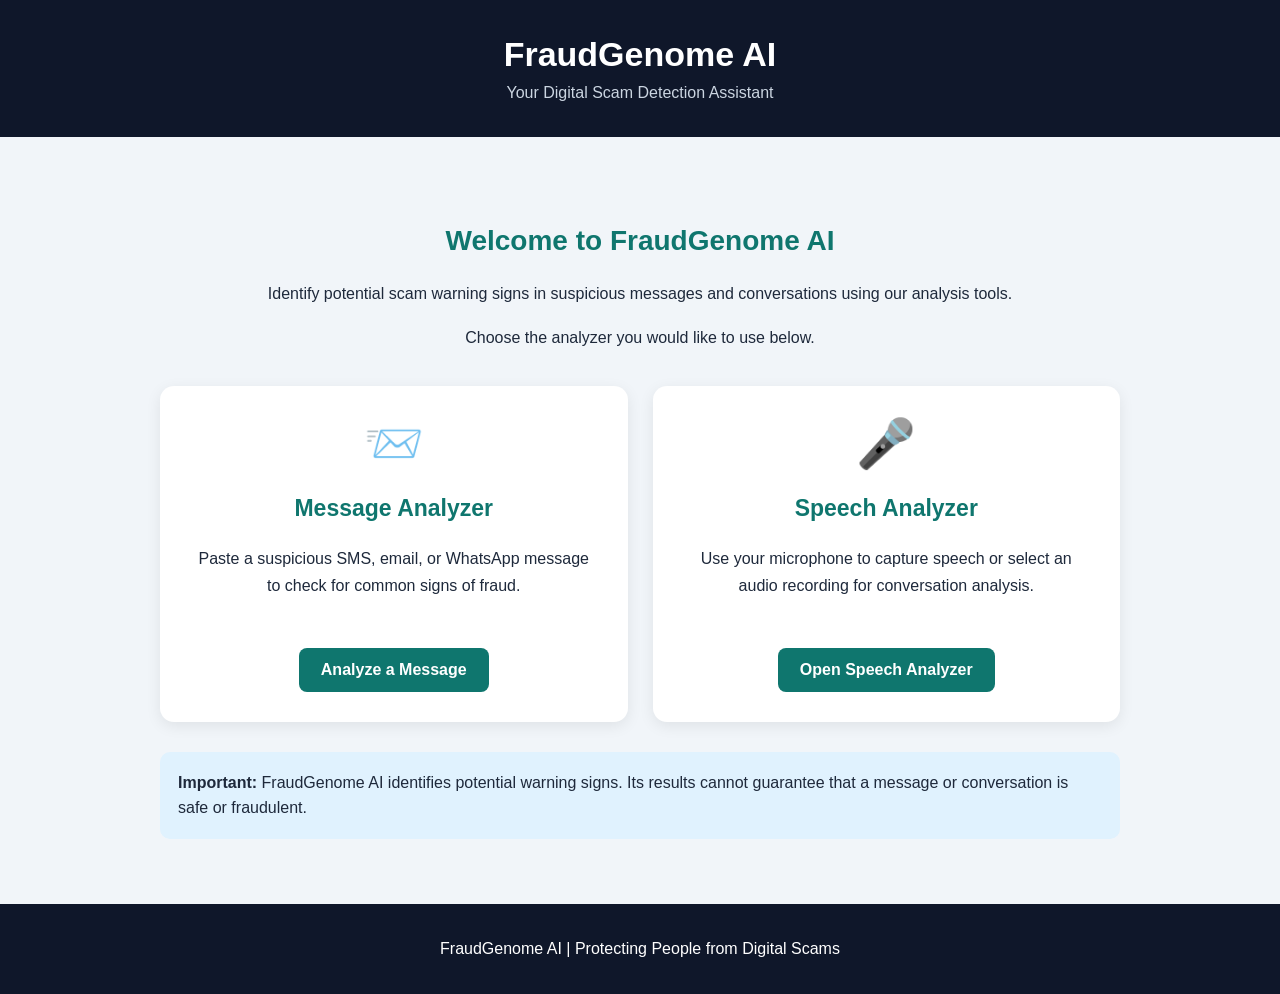
<file: index.html>
<!DOCTYPE html>
<html lang="en">
<head>
    <meta charset="UTF-8">
    <meta name="viewport" content="width=device-width, initial-scale=1.0">

    <title>FraudGenome AI | Home</title>

    <style>
        * {
            box-sizing: border-box;
        }

        body {
            font-family: Arial, sans-serif;
            margin: 0;
            background: #f1f5f9;
            color: #1e293b;
        }

        header {
            background: #0f172a;
            color: white;
            text-align: center;
            padding: 35px 20px;
        }

        header h1 {
            margin: 0 0 10px;
            font-size: 34px;
        }

        header p {
            margin: 0;
            color: #cbd5e1;
        }

        .container {
            max-width: 1000px;
            margin: 45px auto;
            padding: 20px;
        }

        .welcome {
            text-align: center;
            margin-bottom: 35px;
        }

        .welcome h2 {
            color: #0f766e;
            font-size: 28px;
        }

        .welcome p {
            line-height: 1.7;
        }

        .cards {
            display: grid;
            grid-template-columns: repeat(2, minmax(0, 1fr));
            gap: 25px;
        }

        .card {
            background: white;
            padding: 30px;
            border-radius: 14px;
            box-shadow: 0 4px 15px rgba(0, 0, 0, 0.08);
            text-align: center;
        }

        .icon {
            font-size: 48px;
        }

        .card h3 {
            color: #0f766e;
            font-size: 23px;
        }

        .card p {
            line-height: 1.7;
            min-height: 75px;
        }

        .button {
            display: inline-block;
            background: #0f766e;
            color: white;
            text-decoration: none;
            padding: 13px 22px;
            border-radius: 8px;
            margin-top: 12px;
            font-weight: bold;
        }

        .button:hover {
            background: #115e59;
        }

        .notice {
            margin-top: 30px;
            padding: 18px;
            background: #e0f2fe;
            border-radius: 10px;
            line-height: 1.6;
        }

        footer {
            background: #0f172a;
            color: white;
            text-align: center;
            padding: 20px;
            margin-top: 40px;
        }

        @media (max-width: 650px) {
            .cards {
                grid-template-columns: 1fr;
            }

            .welcome h2 {
                font-size: 23px;
            }
        }
    </style>
</head>

<body>

    <header>
        <h1>FraudGenome AI</h1>
        <p>Your Digital Scam Detection Assistant</p>
    </header>

    <main class="container">

        <section class="welcome">
            <h2>Welcome to FraudGenome AI</h2>

            <p>
                Identify potential scam warning signs in suspicious
                messages and conversations using our analysis tools.
            </p>

            <p>Choose the analyzer you would like to use below.</p>
        </section>

        <section class="cards">

            <div class="card">
                <div class="icon">📨</div>

                <h3>Message Analyzer</h3>

                <p>
                    Paste a suspicious SMS, email, or WhatsApp message
                    to check for common signs of fraud.
                </p>

                <a href="/analyze-page" class="button">
                    Analyze a Message
                </a>
            </div>

            <div class="card">
                <div class="icon">🎤</div>

                <h3>Speech Analyzer</h3>

                <p>
                    Use your microphone to capture speech or select
                    an audio recording for conversation analysis.
                </p>

                <a href="/speech-page" class="button">
                    Open Speech Analyzer
                </a>
            </div>

        </section>

        <div class="notice">
            <strong>Important:</strong>
            FraudGenome AI identifies potential warning signs.
            Its results cannot guarantee that a message or conversation
            is safe or fraudulent.
        </div>

    </main>

    <footer>
        <p>FraudGenome AI | Protecting People from Digital Scams</p>
    </footer>

</body>
</html>
</file>
